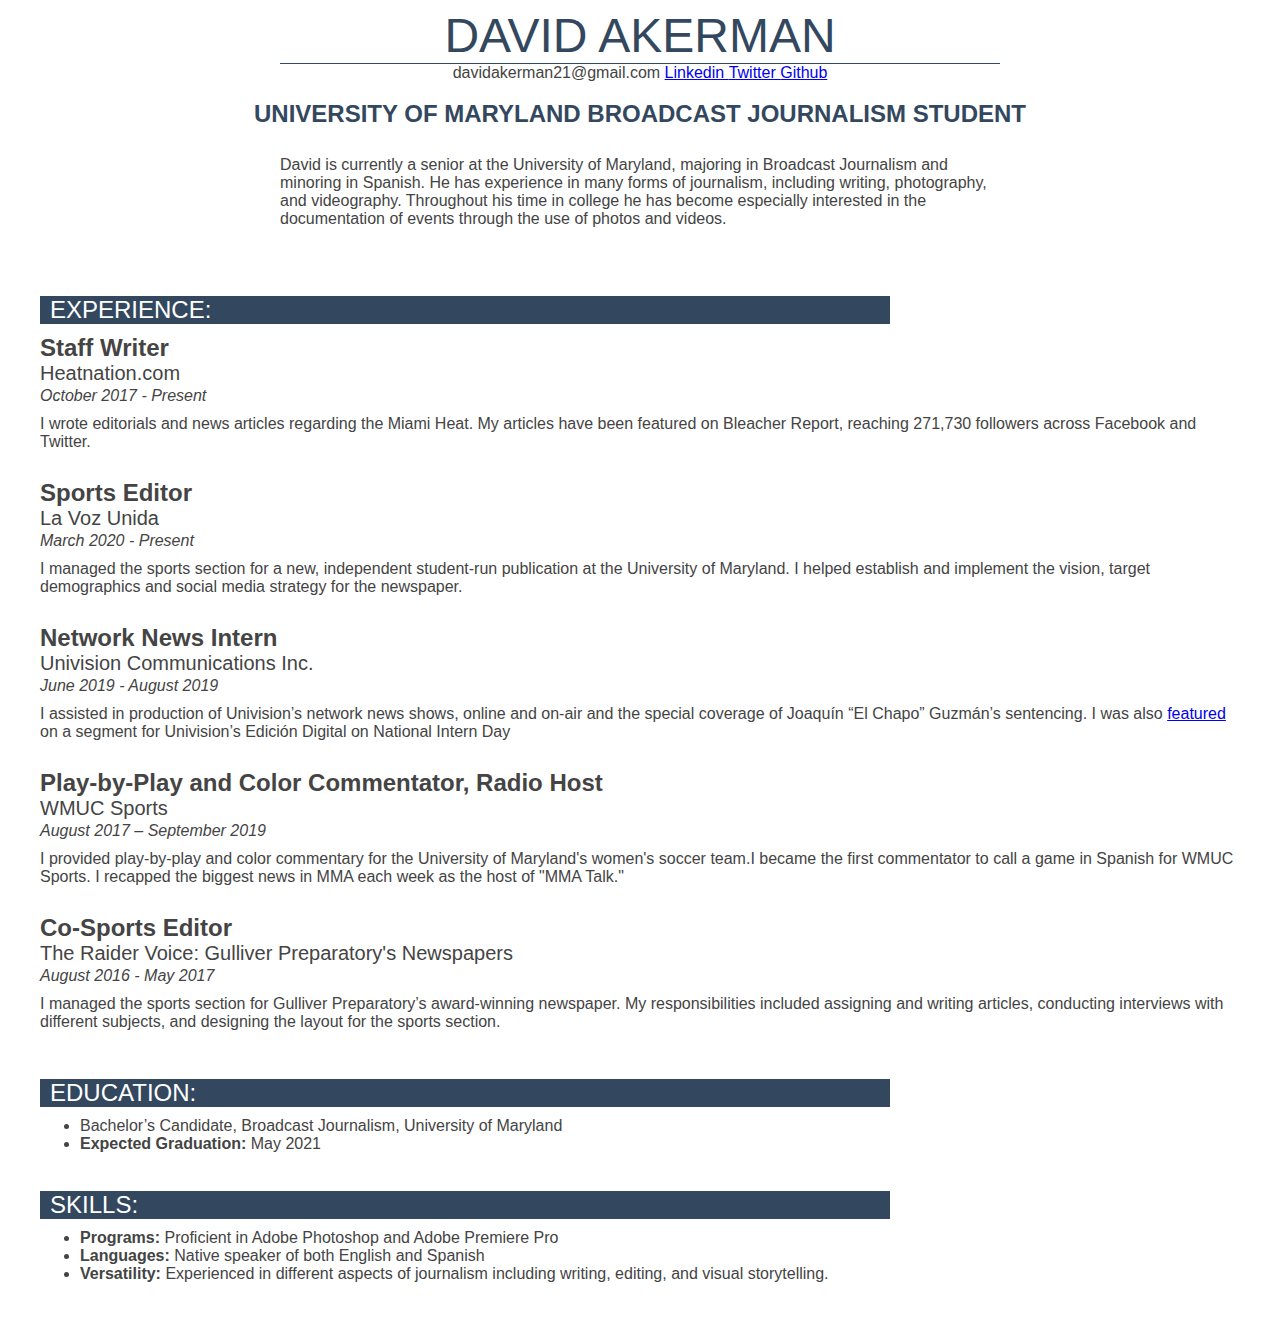
<file: index.html>
<!DOCTYPE html>
<html lang="en">
<head>
<title> David Akerman's Resume </title>
  <link rel="stylesheet" type ="text/css" href="style.css"
  <link href="https://fonts.googleapis.com/css2?family=Open+Sans:wght@400;600;700&display=swap" rel="stylesheet">

</head>
<body>
<!-- I built this myself!-->
<!-- I added "container" as the id for the div" -->
<div id="container">

<div id="name"> David Akerman</div>

<!--
<img src="resume photo.jpg" width="300px"> </img>
-->
<ul class="menu">
  <li>davidakerman21@gmail.com</li>
  <li><a href=https://www.linkedin.com/in/david-m-akerman/>Linkedin </a> </li>
  <li><a href=https://twitter.com/akerman_david>Twitter </a> </li>
  <li><a href=https://github.com/dakerman21>Github </a> </li> </ul>
<br>
  <div id="title">
  <div class= "toptitle">University of Maryland Broadcast Journalism Student </div> </div>
    <br>
    <div class="top"> <p class="description"> David is currently a senior at the University of Maryland, majoring
    in Broadcast Journalism and minoring in Spanish. He has experience in many forms of journalism, including writing,
    photography, and videography. Throughout his time in college he has become especially interested in the
    documentation of events through the use of photos and videos. </p> </div>
    <br>
  <!-- This is now "sectionheader" -->
<div class="sectionheader"> Experience: </div>
  <!-- This is now "jobtitle" -->
<div class="jobtitle"> Staff Writer </div>
<div class="organization">Heatnation.com </div>
<div class="date"> October 2017 - Present </div>
    <p class="description"> I wrote editorials and news articles regarding the Miami Heat.
          My articles have been featured on Bleacher Report, reaching 271,730
          followers across Facebook and Twitter. </p>
      <br>
        <div class="jobtitle"> Sports Editor </div>
        <div class="organization"> La Voz Unida </div>
        <div class="date"> March 2020 - Present </div>
          <p class="description"> I managed the sports section for a new, independent student-run
        publication at the University of Maryland. I helped establish and implement the vision, target demographics and
        social media strategy for the newspaper. </p>
        <br>
    <div class="jobtitle"> Network News Intern </div>
    <div class="organization"> Univision Communications Inc. </div>
    <div class="date"> June 2019 - August 2019 </div>
      <p class="description"> I assisted in production of Univision’s network news shows,
        online and on-air and the special coverage of Joaquín “El Chapo” Guzmán’s sentencing.
        I was also <a href=https://twitter.com/akerman_david/status/1154496804815331330>
          featured </a> on a segment for Univision’s Edición Digital
          on National Intern Day </p>
    <br>
    <div class="jobtitle">Play-by-Play and Color Commentator, Radio Host </div>
    <div class="organization">WMUC Sports</div>
    <div class="date">August 2017 – September 2019</div>
        <p class="description"> I provided play-by-play and color commentary for the University
        of Maryland's women's soccer team.I became the first commentator to call a game in Spanish for
        WMUC Sports. I recapped the biggest news in MMA each week as the host of
          "MMA Talk."</p>
        <br>
     <div class="jobtitle"> Co-Sports Editor </div>
     <div class="organization">The Raider Voice: Gulliver Preparatory's Newspapers</div>
     <div class="date">August 2016 - May 2017 </div>
       <p class="description">I managed the sports section for Gulliver Preparatory’s award-winning
         newspaper. My responsibilities included assigning and writing articles,
         conducting interviews with different subjects, and designing the
         layout for the sports section. </p>
      <br>
      <div class="sectionheader"> Education: </div>
      <ul id="degrees">
        <li>Bachelor’s Candidate, Broadcast Journalism, University of Maryland
        </li>
        <li> <strong> Expected Graduation: </strong> May 2021 </li>
      </ul>
      <br>
      <div class="sectionheader"> Skills: </div>
      <ul id="do">
        <li>
          <strong> Programs:</strong> Proficient in Adobe Photoshop and Adobe Premiere Pro </li>
        <li>
          <strong> Languages: </strong> Native speaker of both English and Spanish </li>
        <li>
          <strong>Versatility: </strong> Experienced in different aspects of journalism including
          writing, editing, and visual storytelling. </li>
      </ul>

</div>
</body>
</html>
</file>
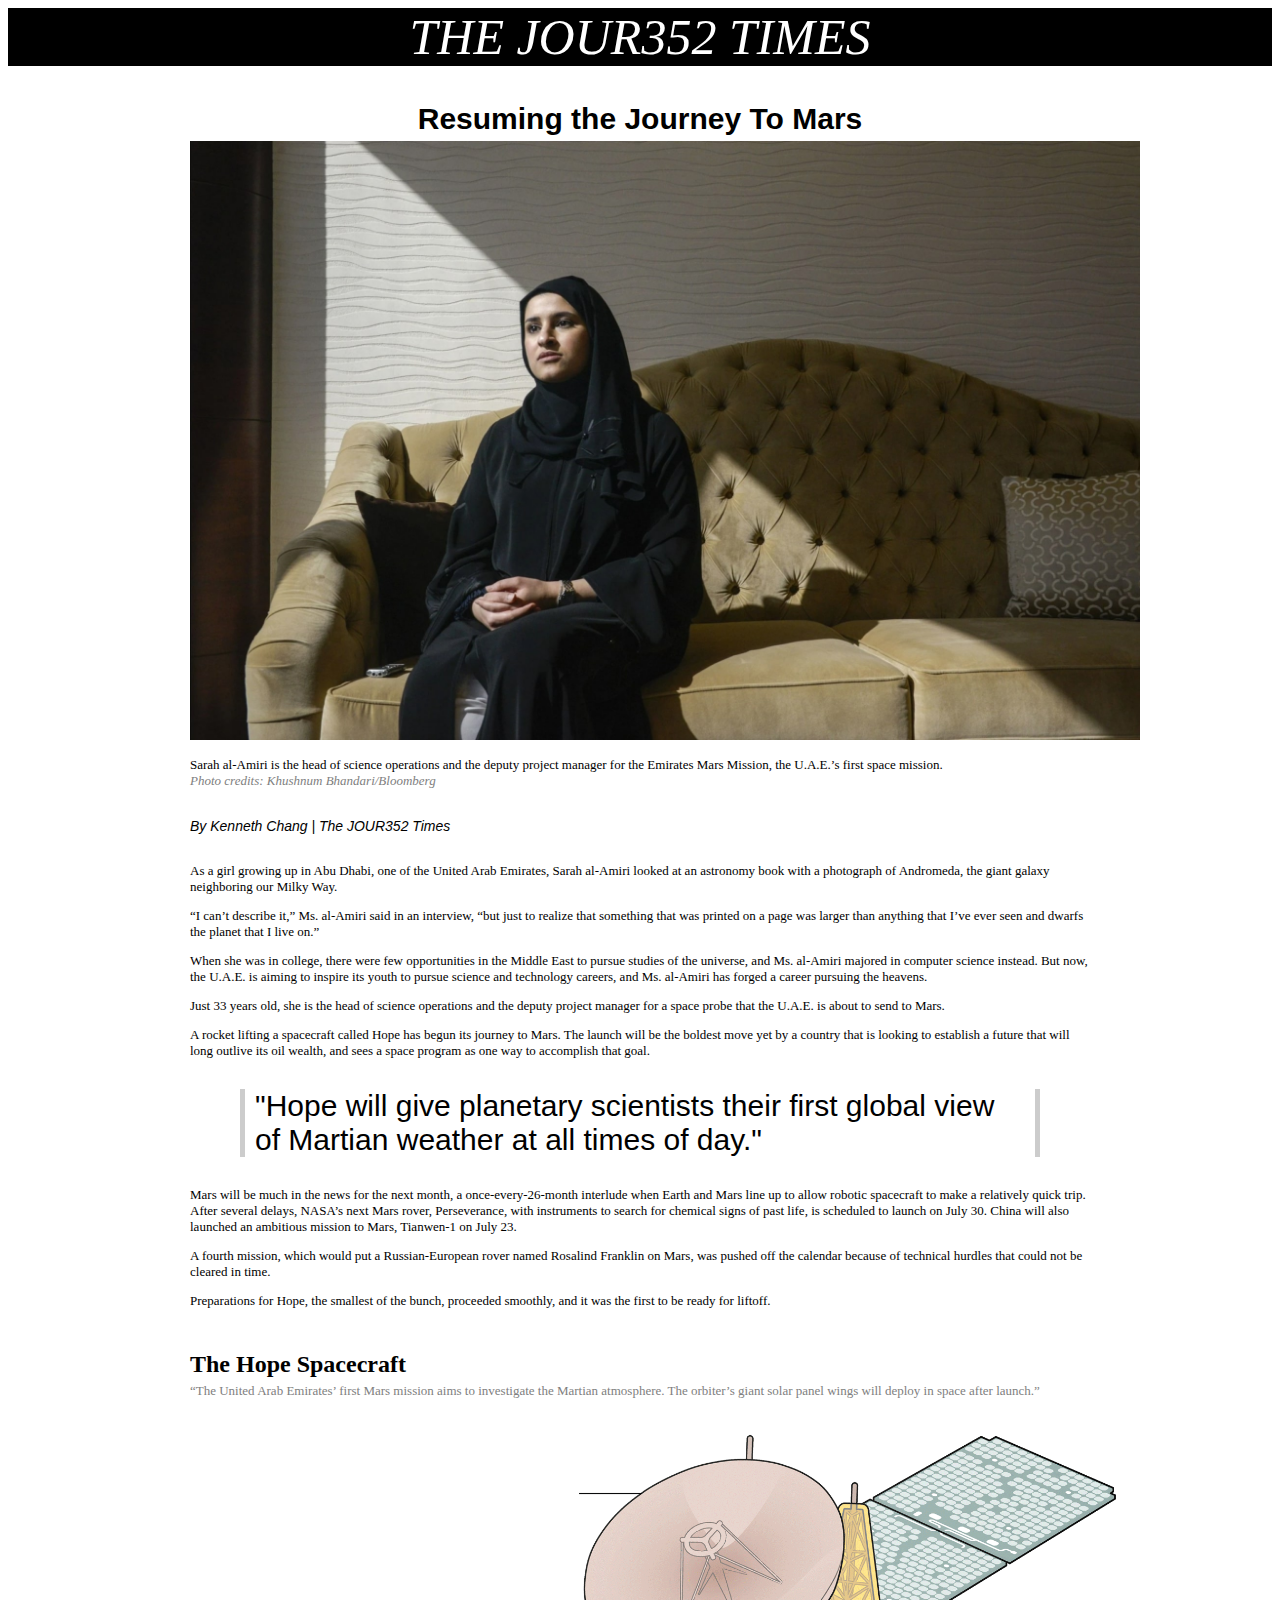
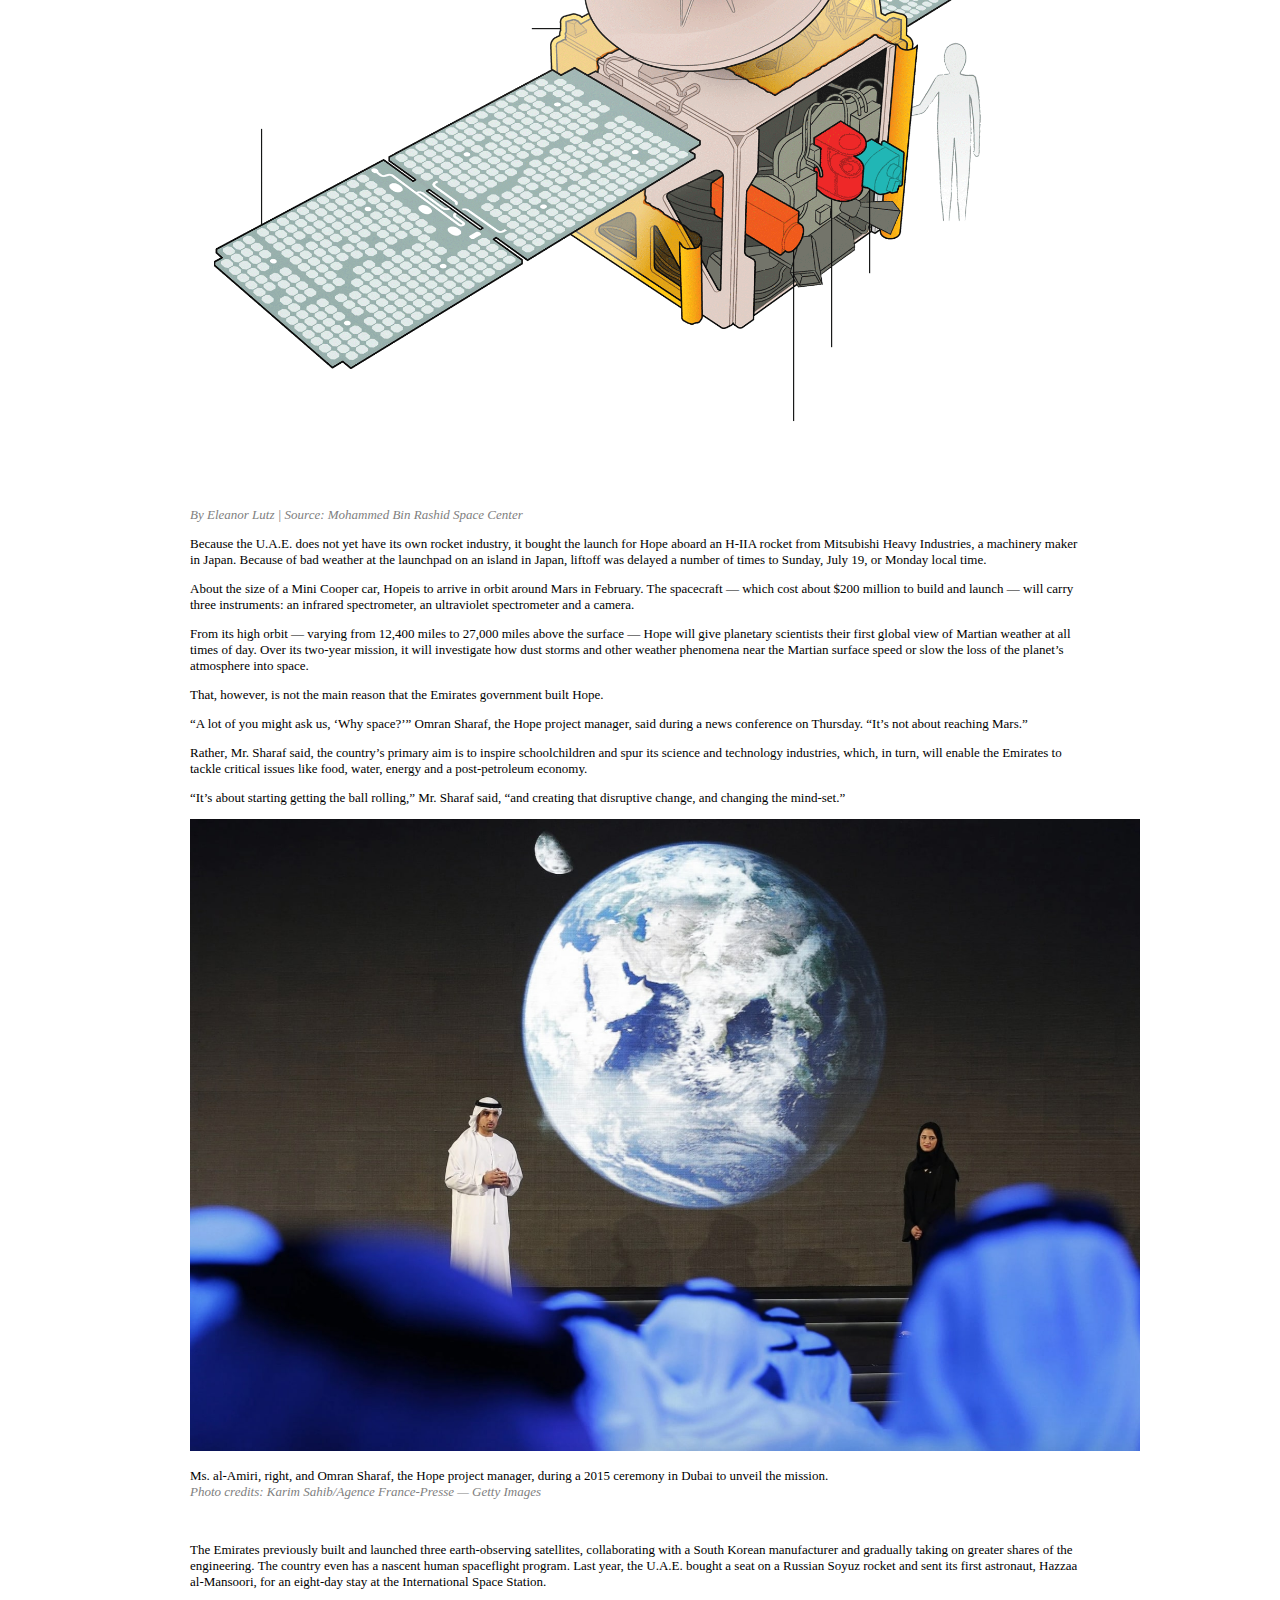
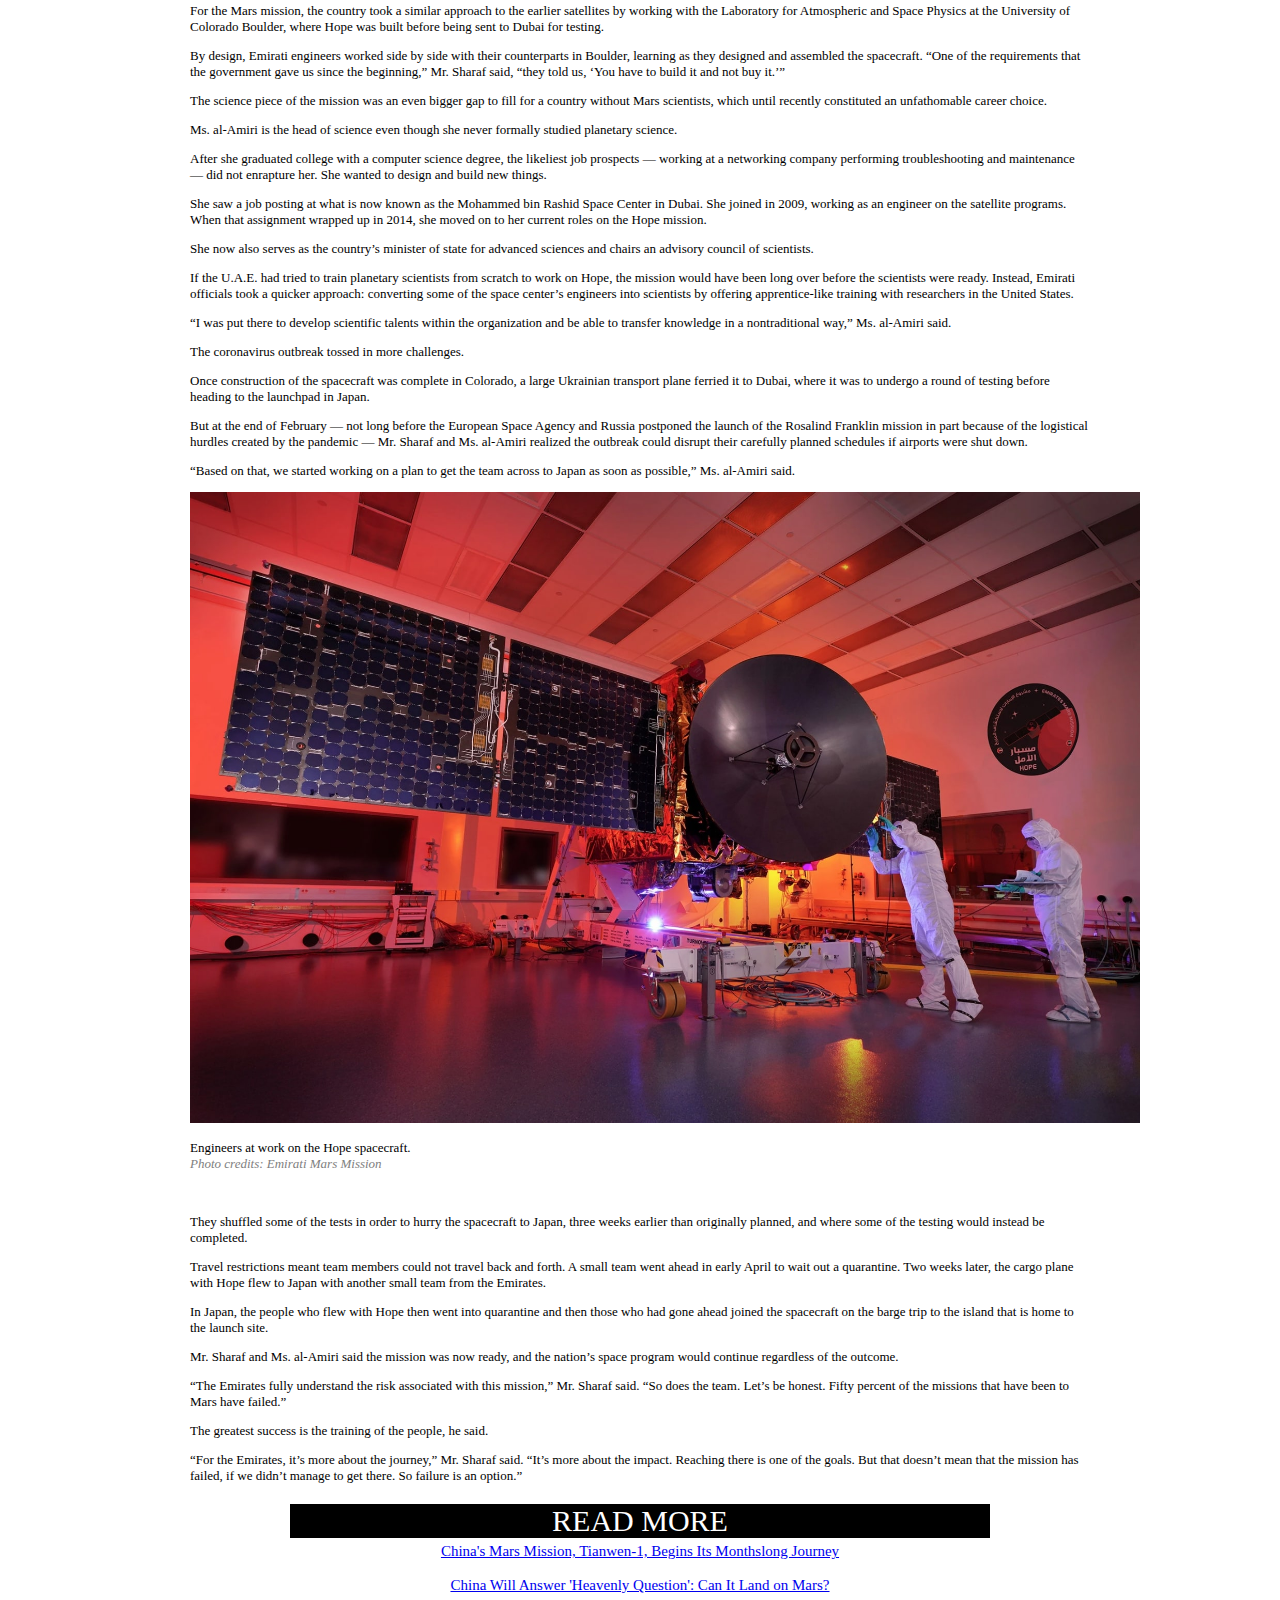
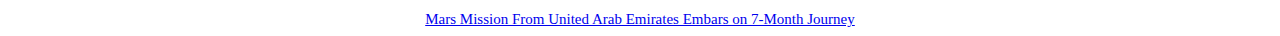
<file: akermanlayout/index.html>
<!DOCTYPE html>
<html lang="en">
  <head>
    <title></title>
    <link rel="stylesheet" type:"text-css"
    href="stylesheet.css">
  </head>

  <body>
    <div id="masthead"> The JOUR352 Times </div>
    <br>
    <div id="content">
      <!--headline!-->
    <h1> Resuming the Journey To Mars </h1>

    <img src="uae-mars1.jpg" width=950px alt="potrait of Sarah al-Amiri"</img>
    <p> <div id="caption"> Sarah al-Amiri is the head of science operations and the deputy project manager for the Emirates Mars Mission, the U.A.E.’s first space mission. <br>
    <div id="credits"> Photo credits: Khushnum Bhandari/Bloomberg </div> </div> </p>

<br>

<div id="byline"> By Kenneth Chang | The JOUR352 Times </div>
<br>
<p>
As a girl growing up in Abu Dhabi, one of the United Arab Emirates, Sarah al-Amiri looked at an astronomy book with a photograph of Andromeda, the giant galaxy neighboring our Milky Way. </p>

<p> “I can’t describe it,” Ms. al-Amiri said in an interview, “but just to realize that something that was printed on a page was larger than anything that I’ve ever seen and dwarfs the planet that I live on.” </p>

<p> When she was in college, there were few opportunities in the Middle East to pursue studies of the universe, and Ms. al-Amiri majored in computer science instead. But now, the U.A.E. is aiming to inspire its youth to pursue science and technology careers, and Ms. al-Amiri has forged a career pursuing the heavens. </p>

<p> Just 33 years old, she is the head of science operations and the deputy project manager for a space probe that the U.A.E. is about to send to Mars. </p>

<p> A rocket lifting a spacecraft called Hope has begun its journey to Mars. The launch will be the boldest move yet by a country that is looking to establish a future that will long outlive its oil wealth, and sees a space program as one way to accomplish that goal. </p>

<blockquote> "Hope will give planetary scientists their first global view of Martian weather at all times of day." </blockquote>

<p> Mars will be much in the news for the next month, a once-every-26-month interlude when Earth and Mars line up to allow robotic spacecraft to make a relatively quick trip. After several delays, NASA’s next Mars rover, Perseverance, with instruments to search for chemical signs of past life, is scheduled to launch on July 30. China will also launched an ambitious mission to Mars, Tianwen-1 on July 23. </p>

<p> A fourth mission, which would put a Russian-European rover named Rosalind Franklin on Mars, was pushed off the calendar because of technical hurdles that could not be cleared in time. </p>

<p> Preparations for Hope, the smallest of the bunch, proceeded smoothly, and it was the first to be ready for liftoff. </p>

<br>

<p> <div id= "hopespacecraft"> The Hope Spacecraft </div>
<div id="gifdescription"> “The United Arab Emirates’ first Mars mission aims to investigate the Martian atmosphere. The orbiter’s giant solar panel wings will deploy in space after launch.” </div>
</p>

<img src="hope-spacecraft-graphic.gif" width="950px" alt="GIF of the Hope Spacecraft" </img>
<div id="credits"> By Eleanor Lutz | Source: Mohammed Bin Rashid Space Center </div>

<p> Because the U.A.E. does not yet have its own rocket industry, it bought the launch for Hope aboard an H-IIA rocket from Mitsubishi Heavy Industries, a machinery maker in Japan. Because of bad weather at the launchpad on an island in Japan, liftoff was delayed a number of times to Sunday, July 19, or Monday local time. </p>

<p> About the size of a Mini Cooper car, Hopeis to arrive in orbit around Mars in February. The spacecraft — which cost about $200 million to build and launch — will carry three instruments: an infrared spectrometer, an ultraviolet spectrometer and a camera. </p>

<p> From its high orbit — varying from 12,400 miles to 27,000 miles above the surface — Hope will give planetary scientists their first global view of Martian weather at all times of day. Over its two-year mission, it will investigate how dust storms and other weather phenomena near the Martian surface speed or slow the loss of the planet’s atmosphere into space. </p>

<p> That, however, is not the main reason that the Emirates government built Hope. </p>

<p> “A lot of you might ask us, ‘Why space?’” Omran Sharaf, the Hope project manager, said during a news conference on Thursday. “It’s not about reaching Mars.” </p>

<p> Rather, Mr. Sharaf said, the country’s primary aim is to inspire schoolchildren and spur its science and technology industries, which, in turn, will enable the Emirates to tackle critical issues like food, water, energy and a post-petroleum economy. </p>

<p> “It’s about starting getting the ball rolling,” Mr. Sharaf said, “and creating that disruptive change, and changing the mind-set.” </p>

<img src="uae-mars2.jpg" width=950px alt="Ms. al-Amiri and Omran Sharaf speaking at a ceremony."</img>
<p> <div id="caption"> Ms. al-Amiri, right, and Omran Sharaf, the Hope project manager, during a 2015 ceremony in Dubai to unveil the mission. <br>
<div id="credits"> Photo credits: Karim Sahib/Agence France-Presse — Getty Images </div> </div> </p>

<br>

<p> The Emirates previously built and launched three earth-observing satellites, collaborating with a South Korean manufacturer and gradually taking on greater shares of the engineering. The country even has a nascent human spaceflight program. Last year, the U.A.E. bought a seat on a Russian Soyuz rocket and sent its first astronaut, Hazzaa al-Mansoori, for an eight-day stay at the International Space Station. </p>

<p> For the Mars mission, the country took a similar approach to the earlier satellites by working with the Laboratory for Atmospheric and Space Physics at the University of Colorado Boulder, where Hope was built before being sent to Dubai for testing. </p>

<p> By design, Emirati engineers worked side by side with their counterparts in Boulder, learning as they designed and assembled the spacecraft. “One of the requirements that the government gave us since the beginning,” Mr. Sharaf said, “they told us, ‘You have to build it and not buy it.’”</p>

<p> The science piece of the mission was an even bigger gap to fill for a country without Mars scientists, which until recently constituted an unfathomable career choice. </p>

<p> Ms. al-Amiri is the head of science even though she never formally studied planetary science.</p>

<p> After she graduated college with a computer science degree, the likeliest job prospects — working at a networking company performing troubleshooting and maintenance — did not enrapture her. She wanted to design and build new things.</p>

<p> She saw a job posting at what is now known as the Mohammed bin Rashid Space Center in Dubai. She joined in 2009, working as an engineer on the satellite programs. When that assignment wrapped up in 2014, she moved on to her current roles on the Hope mission.</p>

<p> She now also serves as the country’s minister of state for advanced sciences and chairs an advisory council of scientists.</p>

<p> If the U.A.E. had tried to train planetary scientists from scratch to work on Hope, the mission would have been long over before the scientists were ready. Instead, Emirati officials took a quicker approach: converting some of the space center’s engineers into scientists by offering apprentice-like training with researchers in the United States.</p>

<p> “I was put there to develop scientific talents within the organization and be able to transfer knowledge in a nontraditional way,” Ms. al-Amiri said.</p>

<p> The coronavirus outbreak tossed in more challenges.</p>

<p> Once construction of the spacecraft was complete in Colorado, a large Ukrainian transport plane ferried it to Dubai, where it was to undergo a round of testing before heading to the launchpad in Japan.</p>

<p> But at the end of February — not long before the European Space Agency and Russia postponed the launch of the Rosalind Franklin mission in part because of the logistical hurdles created by the pandemic — Mr. Sharaf and Ms. al-Amiri realized the outbreak could disrupt their carefully planned schedules if airports were shut down.</p>

<p> “Based on that, we started working on a plan to get the team across to Japan as soon as possible,” Ms. al-Amiri said.</p>

<img src="uae-mars3.jpg" width=950px alt="Engineers working on the Hope spacecraft" </img>
<p> <div id="caption"> Engineers at work on the Hope spacecraft. <br>
<div id="credits"> Photo credits: Emirati Mars Mission </div> </div> </p>
<br>
<p> They shuffled some of the tests in order to hurry the spacecraft to Japan, three weeks earlier than originally planned, and where some of the testing would instead be completed.</p>

<p> Travel restrictions meant team members could not travel back and forth. A small team went ahead in early April to wait out a quarantine. Two weeks later, the cargo plane with Hope flew to Japan with another small team from the Emirates.</p>

<p> In Japan, the people who flew with Hope then went into quarantine and then those who had gone ahead joined the spacecraft on the barge trip to the island that is home to the launch site.</p>

<p> Mr. Sharaf and Ms. al-Amiri said the mission was now ready, and the nation’s space program would continue regardless of the outcome.</p>

<p> “The Emirates fully understand the risk associated with this mission,” Mr. Sharaf said. “So does the team. Let’s be honest. Fifty percent of the missions that have been to Mars have failed.”</p>

<p>The greatest success is the training of the people, he said. </p>

<p> “For the Emirates, it’s more about the journey,” Mr. Sharaf said. “It’s more about the impact. Reaching there is one of the goals. But that doesn’t mean that the mission has failed, if we didn’t manage to get there. So failure is an option.”</p>

<h1> <div id="readmore2"> Read more </div> </h1>
<div id="readmore">
    <a href=https://www.nytimes.com/2020/07/22/science/mars-china-launch.html?action=click&block=associated_collection_recirc&impression_id=8fa169b0-cd41-11ea-9e45-6dfedec6de97&index=0&pgtype=Article&region=footer> China's Mars Mission, Tianwen-1, Begins Its Monthslong Journey </a>
    <br>
    <br>
    <a href=https://www.nytimes.com/2020/07/22/science/china-mars-mission.html?action=click&block=associated_collection_recirc&impression_id=8fa169b1-cd41-11ea-9e45-6dfedec6de97&index=1&pgtype=Article&region=footer> China Will Answer 'Heavenly Question': Can It Land on Mars? </a>
    <br>
    <br>
    <a href=https://www.nytimes.com/2020/07/19/science/emirates-mars-mission.html?action=click&block=associated_collection_recirc&impression_id=8fa169b2-cd41-11ea-9e45-6dfedec6de97&index=2&pgtype=Article&region=footer> Mars Mission From United Arab Emirates Embars on 7-Month Journey </a>
  </div>
    </div>
  </body>

</html>
</file>
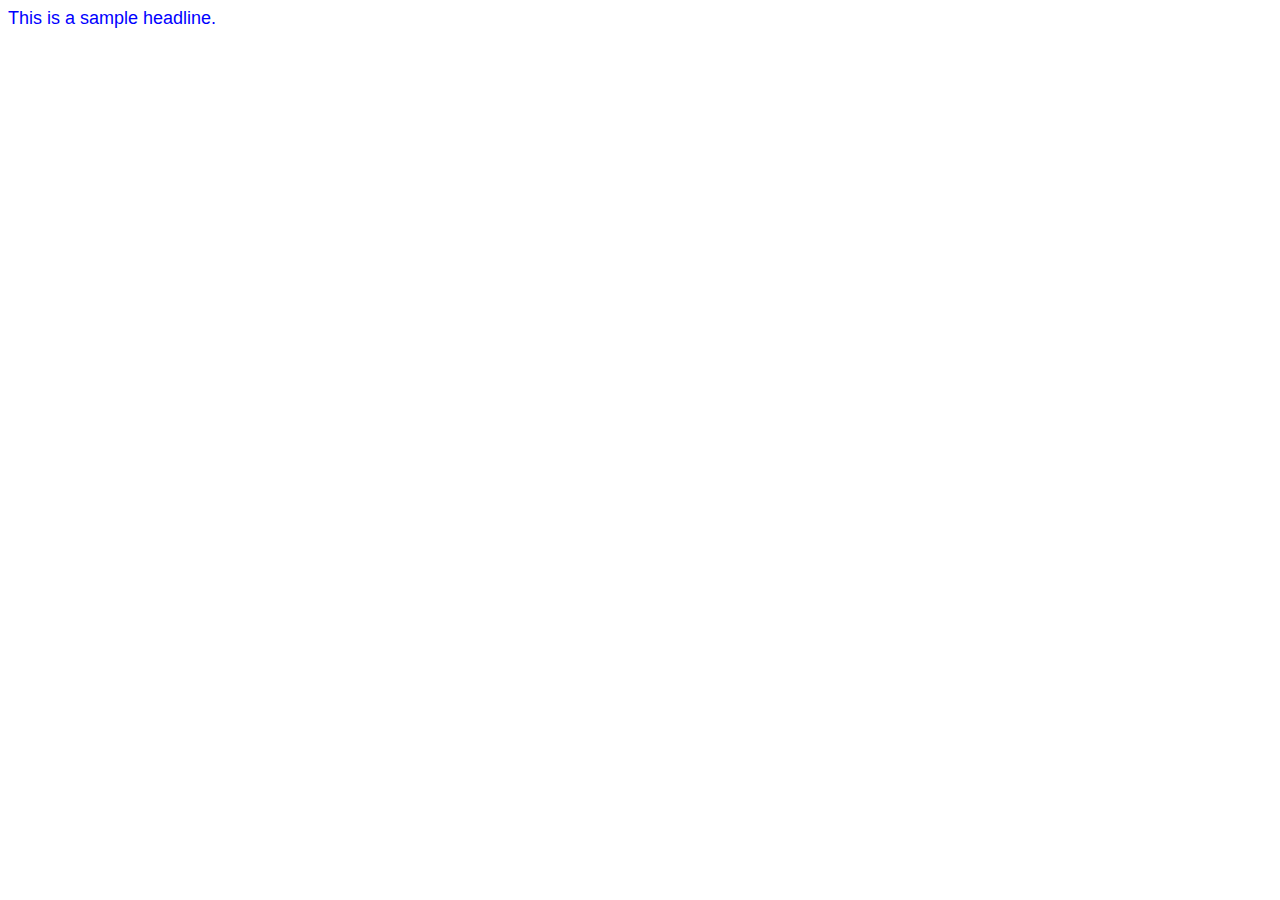
<file: resume-css-2.html>
<!DOCTYPE html>
<html lang="en">
<head>
<title> David Akerman's Resume </title>
  <link rel="stylesheet" type ="text/css" href="style.css"
  <link href="https://fonts.googleapis.com/css2?family=Open+Sans:wght@400;600;700&display=swap" rel="stylesheet">
  <meta name="viewport" content="width=device-width, intial-scale=1.0">
</head>

<body>
  <div id="headline"> This is a sample headline.</div>

  </body>



















</html>
</file>
<file: akermanlayout/stylesheet.css>
#content {
  margin: 0 auto;
  width: 900px;
}

h1  {
font-size: 30px;
font-family: "timesnewroman",sans-serif;
text-align: center;
margin-left: 10px;
margin-right: 10px;
margin-bottom: 5px;
}

#masthead {
  font-family: "timesnewroman", times, sans-serif;
  text-align: center;
  text-transform: uppercase;
  font-size: 50px;
  background-color: black;
  color: white;
  font-style: italic;
}

#byline {
  font-family: helvetica, sans-serif;
  font-size: 14px;
  font-style: italic;
}

body{
  font-family: georgia,serif;
  font-size: 13px;
}

#caption {
  color: black;
  margin-top: 0px;
}

#credits {
  color: grey;
  font-style: italic;
}

#readmore {
  text-align: center;
  font-size: 15px;
  margin-top: 0px;
}

#readmore2 {
  background-color: black;
  color: white;
  text-transform: uppercase;
  font-family: georgia;
  font-weight: lighter;
  margin-right: 90px;
  margin-left: 90px;
}

blockquote {
  font-size: 30px;
  font-family: georgia,"timesnewroman",helvetica;
  margin-left: 50px;
  padding-left: 10px;
  padding-right: 10px;
  border-left: 5px solid #ccc;
  border-right: 5px solid #ccc;
  margin-right: 50px;
}

#hopespacecraft {
  font-weight: bold;
  font-size: 24px;
}

#gifdescription {
  color: grey;
  margin-top: 5px;
}
</file>
